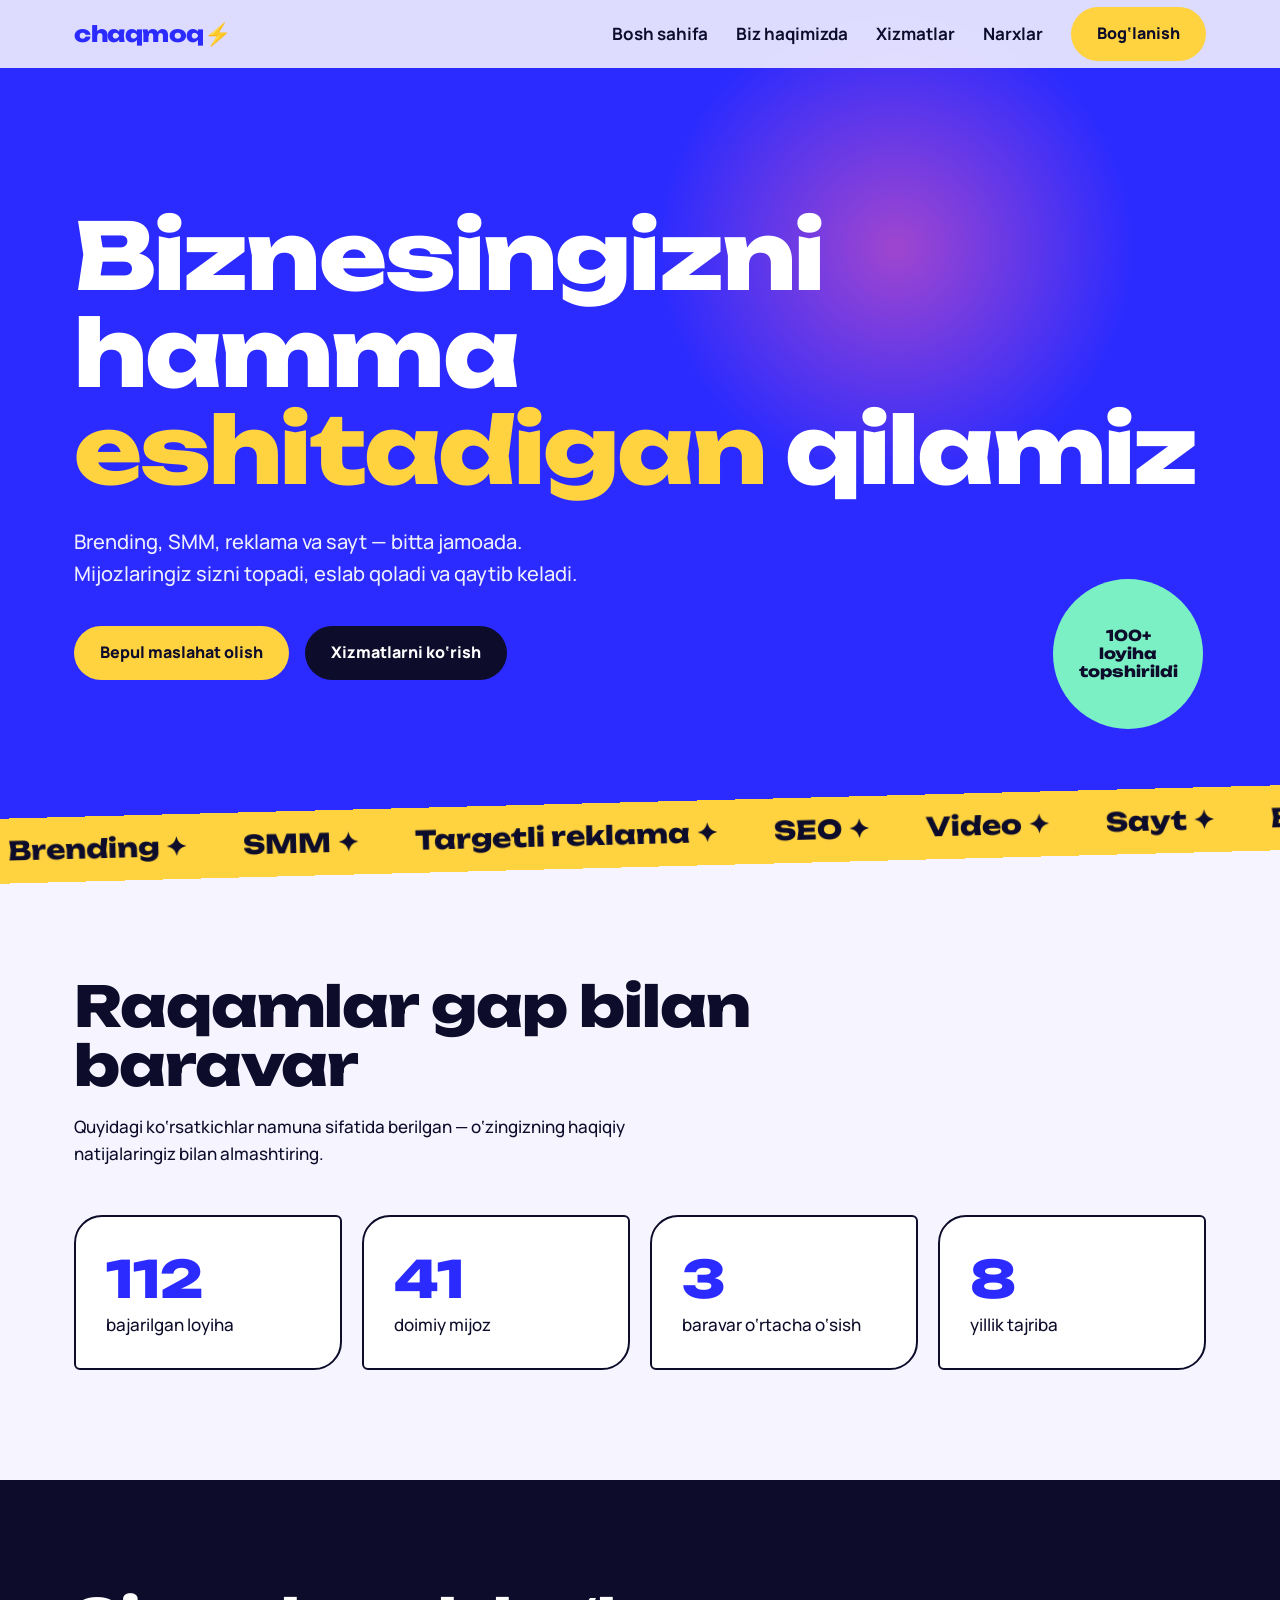
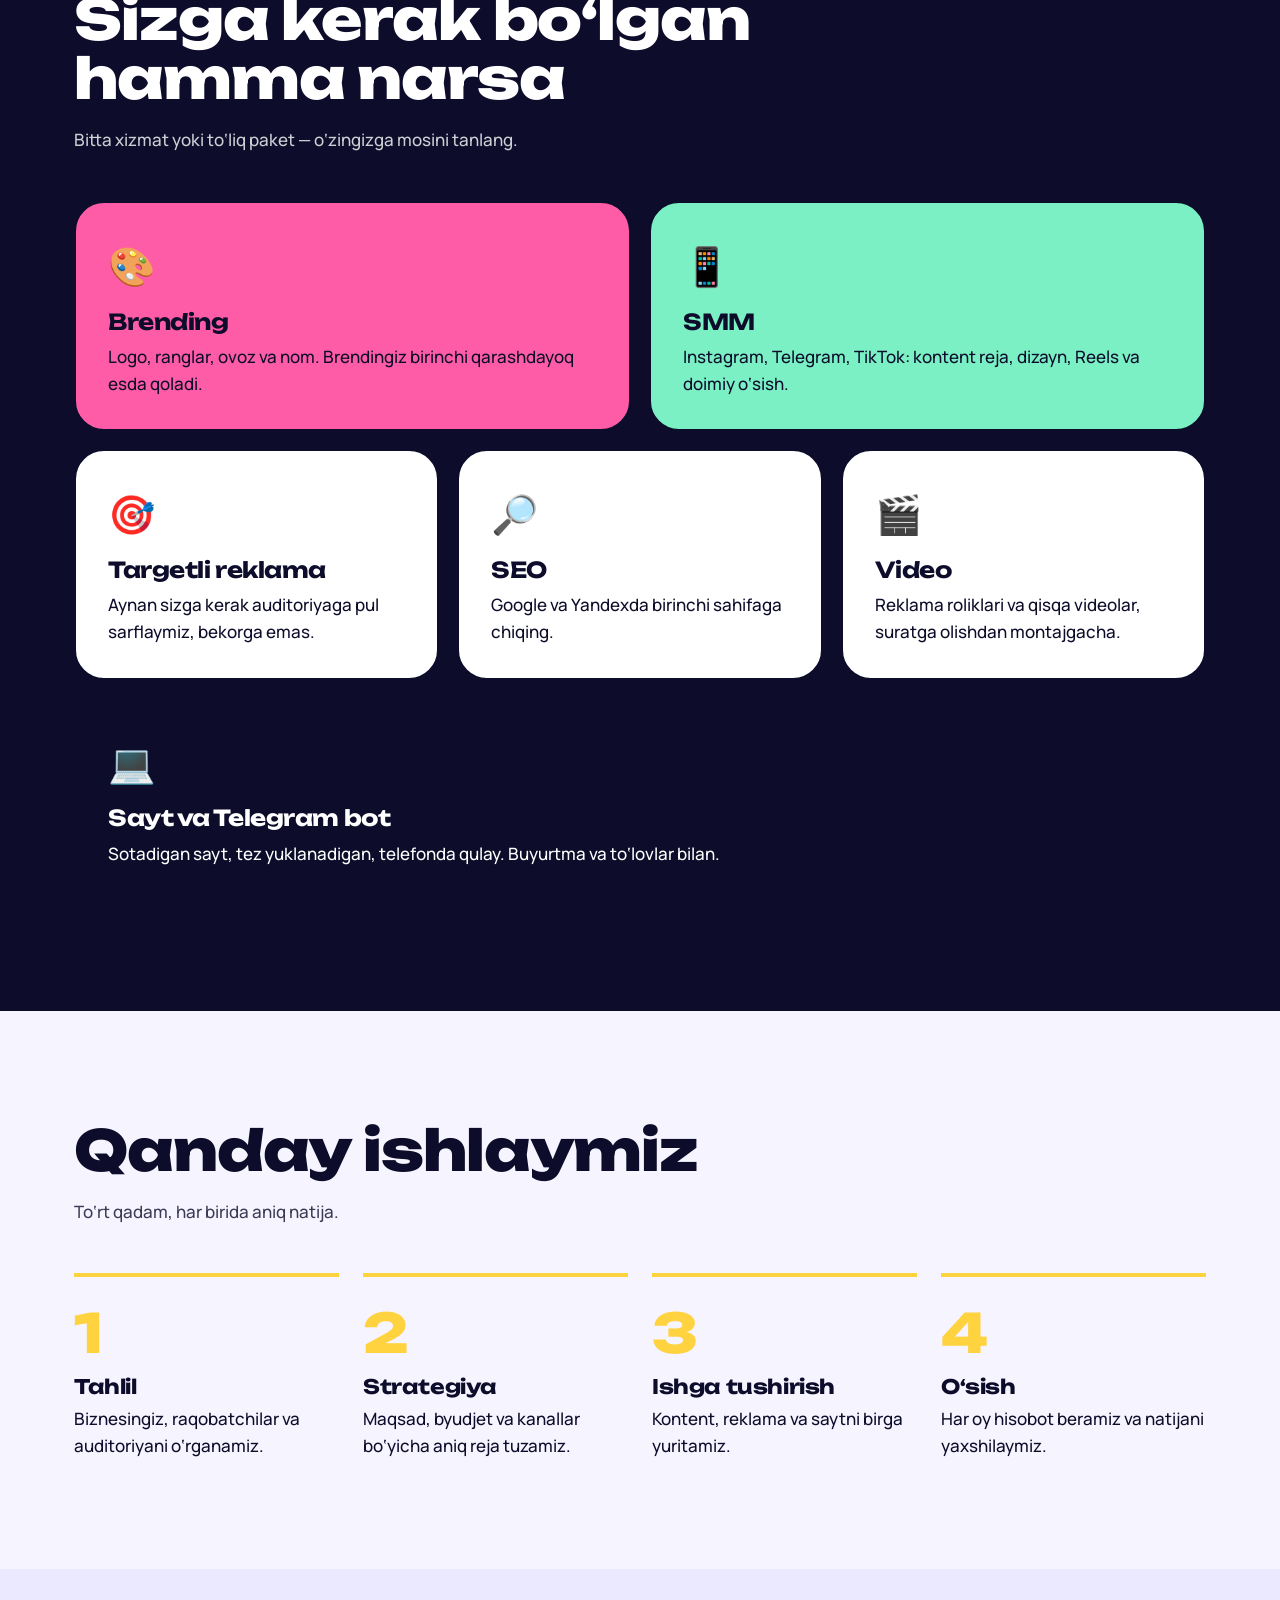
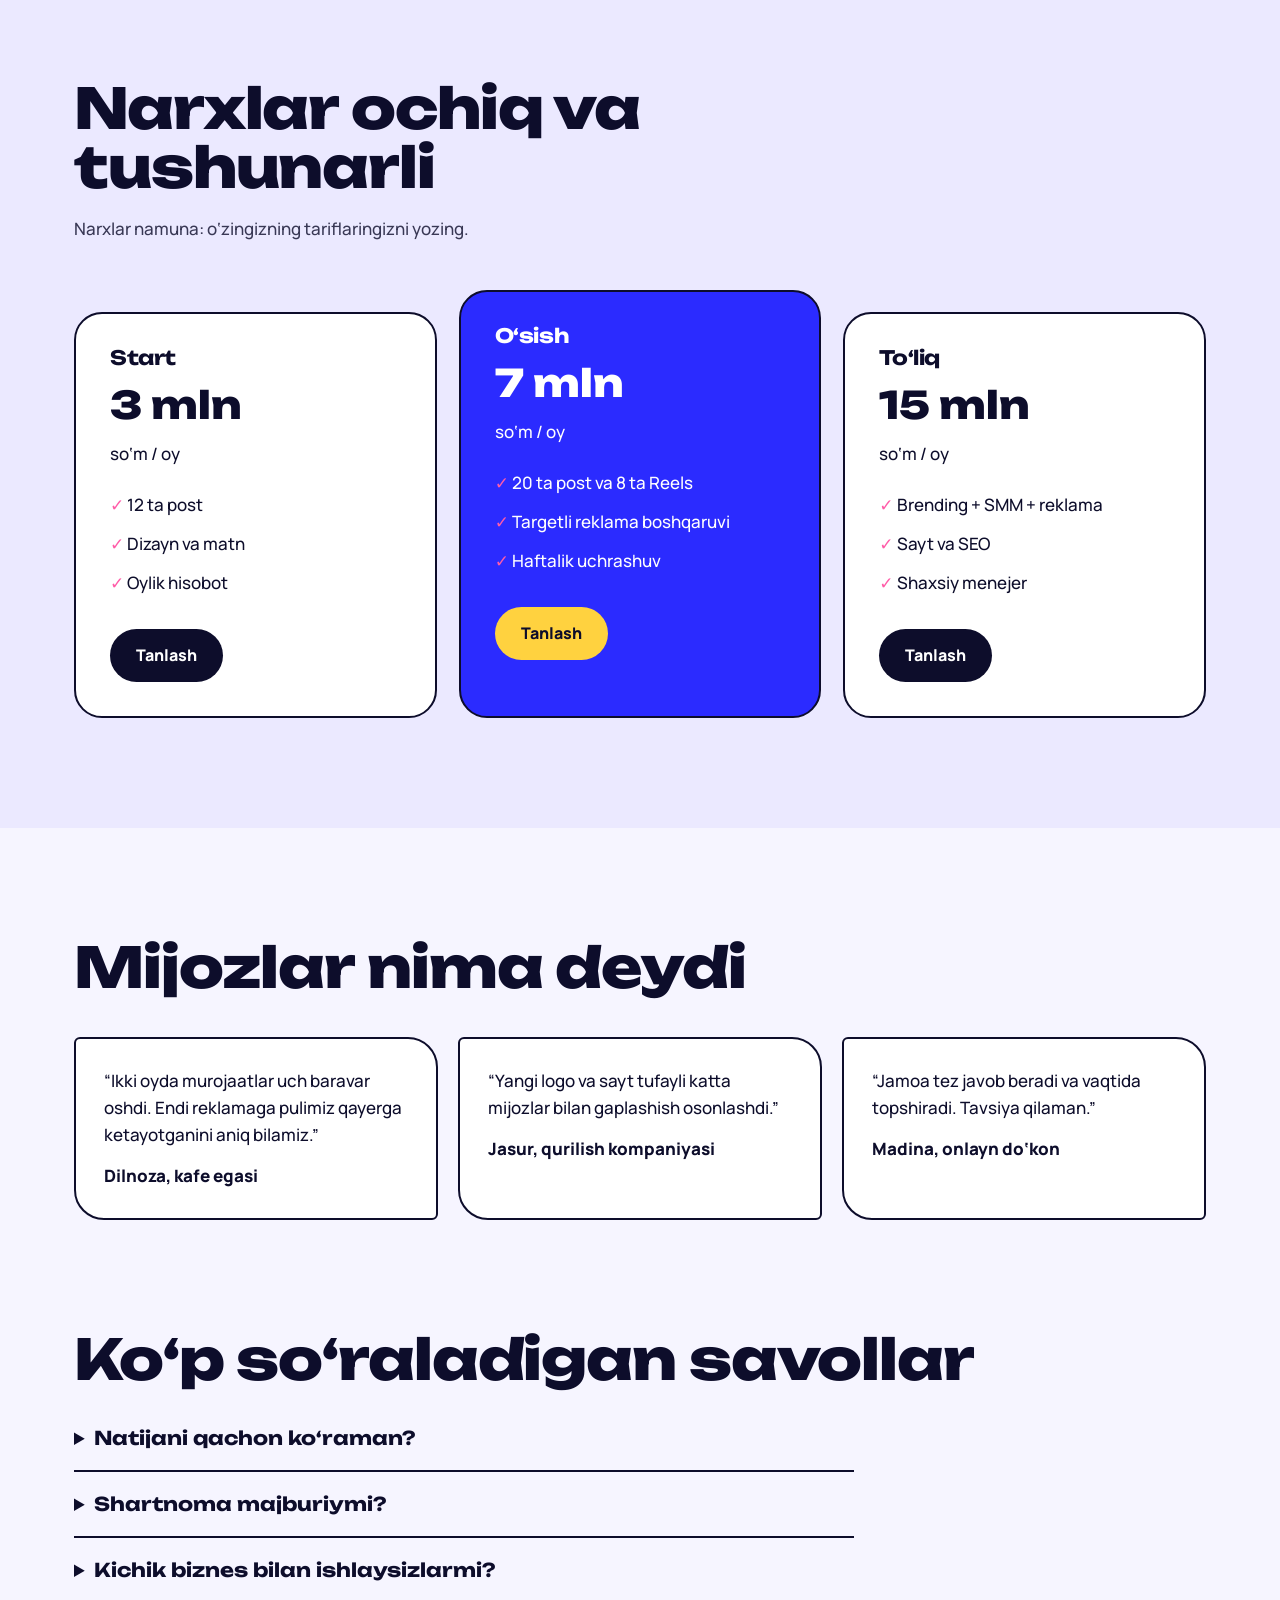
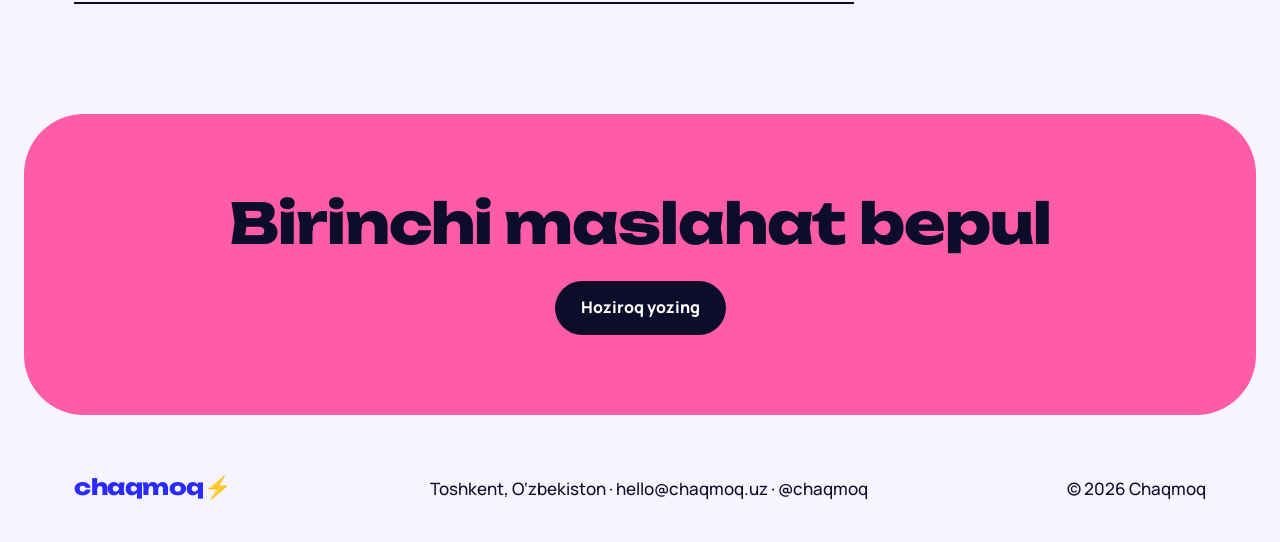
<file: index.html>
<!doctype html>
<html lang="uz">

<head>
    <meta charset="utf-8">
    <meta name="viewport" content="width=device-width,initial-scale=1">
    <title>Chaqmoq — biznesingizni hamma eshitadigan qiling</title>
    <meta name="description" content="Chaqmoq — O‘zbekistondagi marketing agentligi: brending, SMM, reklama va sayt.">
    <link rel="preconnect" href="https://fonts.googleapis.com">
    <link rel="preconnect" href="https://fonts.gstatic.com" crossorigin>
    <link
        href="https://fonts.googleapis.com/css2?family=Manrope:wght@500;700;800&family=Unbounded:wght@700;800&display=swap"
        rel="stylesheet">
    <link rel="stylesheet" href="style.css">
</head>

<body>
    <header>
        <div class="wrap"><a class="logo" href="/">chaqmoq⚡</a><button id="menu" aria-label="Menyu">☰</button>
            <nav><a href="/">Bosh sahifa</a><a href="/about">Biz haqimizda</a><a href="/#xizmat">Xizmatlar</a><a
                    href="/#narx">Narxlar</a><a class="btn" href="/contact">Bog‘lanish</a></nav>
        </div>
    </header>
    <main>
        <div class="hero">
            <div class="wrap">
                <h1>Biznesingizni hamma <span class="y">eshitadigan</span> qilamiz</h1>
                <p>Brending, SMM, reklama va sayt — bitta jamoada. Mijozlaringiz sizni topadi, eslab qoladi va qaytib
                    keladi.</p>
                <div class="row"><a class="btn" href="/contact">Bepul maslahat olish</a><a class="btn dark"
                        href="#xizmat">Xizmatlarni ko‘rish</a></div>
                <div class="sticker">100+<br>loyiha<br>topshirildi</div>
            </div>
        </div>
        <div class="band">
            <div><span>Brending ✦</span><span>SMM ✦</span><span>Targetli reklama ✦</span><span>SEO ✦</span><span>Video
                    ✦</span><span>Sayt ✦</span><span>Brending ✦</span><span>SMM ✦</span><span>Targetli reklama
                    ✦</span><span>SEO ✦</span><span>Video ✦</span><span>Sayt ✦</span></div>
        </div>
        <section>
            <div class="wrap">
                <h2 class="rv">Raqamlar gap bilan baravar</h2>
                <p class="lead rv">Quyidagi ko‘rsatkichlar namuna sifatida berilgan — o‘zingizning haqiqiy
                    natijalaringiz bilan almashtiring.</p>
                <div class="stats">
                    <div class="stat"><b data-n="120">0</b>bajarilgan loyiha</div>
                    <div class="stat"><b data-n="45">0</b>doimiy mijoz</div>
                    <div class="stat"><b data-n="3">0</b>baravar o‘rtacha o‘sish</div>
                    <div class="stat"><b data-n="9">0</b>yillik tajriba</div>
                </div>
            </div>
        </section>
        <section id="xizmat" class="dark-s">
            <div class="wrap">
                <h2>Sizga kerak bo‘lgan hamma narsa</h2>
                <p class="lead">Bitta xizmat yoki to‘liq paket — o‘zingizga mosini tanlang.</p>
                <div class="bento">
                    <div class="card c1" style="color:var(--ink)">
                        <div class="ic">🎨</div>
                        <h3>Brending</h3>
                        <p>Logo, ranglar, ovoz va nom. Brendingiz birinchi qarashdayoq esda qoladi.</p>
                    </div>
                    <div class="card c2" style="color:var(--ink)">
                        <div class="ic">📱</div>
                        <h3>SMM</h3>
                        <p>Instagram, Telegram, TikTok: kontent reja, dizayn, Reels va doimiy o‘sish.</p>
                    </div>
                    <div class="card c3" style="color:var(--ink)">
                        <div class="ic">🎯</div>
                        <h3>Targetli reklama</h3>
                        <p>Aynan sizga kerak auditoriyaga pul sarflaymiz, bekorga emas.</p>
                    </div>
                    <div class="card c4" style="color:var(--ink)">
                        <div class="ic">🔎</div>
                        <h3>SEO</h3>
                        <p>Google va Yandexda birinchi sahifaga chiqing.</p>
                    </div>
                    <div class="card c5" style="color:var(--ink)">
                        <div class="ic">🎬</div>
                        <h3>Video</h3>
                        <p>Reklama roliklari va qisqa videolar, suratga olishdan montajgacha.</p>
                    </div>
                    <div class="card c6">
                        <div class="ic">💻</div>
                        <h3>Sayt va Telegram bot</h3>
                        <p>Sotadigan sayt, tez yuklanadigan, telefonda qulay. Buyurtma va to‘lovlar bilan.</p>
                    </div>
                </div>
            </div>
        </section>
        <section>
            <div class="wrap">
                <h2>Qanday ishlaymiz</h2>
                <p class="lead">To‘rt qadam, har birida aniq natija.</p>
                <div class="steps">
                    <div class="step rv">
                        <h3>Tahlil</h3>
                        <p>Biznesingiz, raqobatchilar va auditoriyani o‘rganamiz.</p>
                    </div>
                    <div class="step rv">
                        <h3>Strategiya</h3>
                        <p>Maqsad, byudjet va kanallar bo‘yicha aniq reja tuzamiz.</p>
                    </div>
                    <div class="step rv">
                        <h3>Ishga tushirish</h3>
                        <p>Kontent, reklama va saytni birga yuritamiz.</p>
                    </div>
                    <div class="step rv">
                        <h3>O‘sish</h3>
                        <p>Har oy hisobot beramiz va natijani yaxshilaymiz.</p>
                    </div>
                </div>
            </div>
        </section>
        <section id="narx" style="background:#ebe9ff">
            <div class="wrap">
                <h2>Narxlar ochiq va tushunarli</h2>
                <p class="lead">Narxlar namuna: o‘zingizning tariflaringizni yozing.</p>
                <div class="plans">
                    <div class="plan">
                        <h3>Start</h3>
                        <div class="pr">3 mln</div>
                        <p>so‘m / oy</p>
                        <ul>
                            <li>12 ta post</li>
                            <li>Dizayn va matn</li>
                            <li>Oylik hisobot</li>
                        </ul><a class="btn dark" href="/contact">Tanlash</a>
                    </div>
                    <div class="plan pop">
                        <h3>O‘sish</h3>
                        <div class="pr">7 mln</div>
                        <p>so‘m / oy</p>
                        <ul>
                            <li>20 ta post va 8 ta Reels</li>
                            <li>Targetli reklama boshqaruvi</li>
                            <li>Haftalik uchrashuv</li>
                        </ul><a class="btn" href="/contact">Tanlash</a>
                    </div>
                    <div class="plan">
                        <h3>To‘liq</h3>
                        <div class="pr">15 mln</div>
                        <p>so‘m / oy</p>
                        <ul>
                            <li>Brending + SMM + reklama</li>
                            <li>Sayt va SEO</li>
                            <li>Shaxsiy menejer</li>
                        </ul><a class="btn dark" href="/contact">Tanlash</a>
                    </div>
                </div>
            </div>
        </section>
        <section>
            <div class="wrap">
                <h2>Mijozlar nima deydi</h2>
                <div class="quotes" style="margin-top:40px">
                    <blockquote class="rv">“Ikki oyda murojaatlar uch baravar oshdi. Endi reklamaga pulimiz qayerga
                        ketayotganini aniq bilamiz.”<cite>Dilnoza, kafe egasi</cite></blockquote>
                    <blockquote class="rv">“Yangi logo va sayt tufayli katta mijozlar bilan gaplashish
                        osonlashdi.”<cite>Jasur, qurilish kompaniyasi</cite></blockquote>
                    <blockquote class="rv">“Jamoa tez javob beradi va vaqtida topshiradi. Tavsiya qilaman.”<cite>Madina,
                            onlayn do‘kon</cite></blockquote>
                </div>
            </div>
        </section>
        <section style="padding-top:0">
            <div class="wrap">
                <h2>Ko‘p so‘raladigan savollar</h2>
                <details>
                    <summary>Natijani qachon ko‘raman?</summary>
                    <p>Reklamadan birinchi murojaatlar 1–2 haftada, SMM va SEO natijasi odatda 2–3 oyda seziladi.</p>
                </details>
                <details>
                    <summary>Shartnoma majburiymi?</summary>
                    <p>Yo‘q, birinchi oy sinov tariqasida, istalgan paytda to‘xtatishingiz mumkin.</p>
                </details>
                <details>
                    <summary>Kichik biznes bilan ishlaysizlarmi?</summary>
                    <p>Ha, byudjetingizga mos paket tuzib beramiz.</p>
                </details>
            </div>
        </section>
        <div class="cta">
            <h2>Birinchi maslahat bepul</h2><a class="btn dark" href="/contact">Hoziroq yozing</a>
        </div>
    </main>
    <footer>
        <div class="wrap"><a class="logo" href="/">chaqmoq⚡</a><span>Toshkent, O‘zbekiston · hello@chaqmoq.uz ·
                @chaqmoq</span><span>© 2026 Chaqmoq</span></div>
    </footer>
    <script src="main.js"></script>
</body>

</html>
</file>
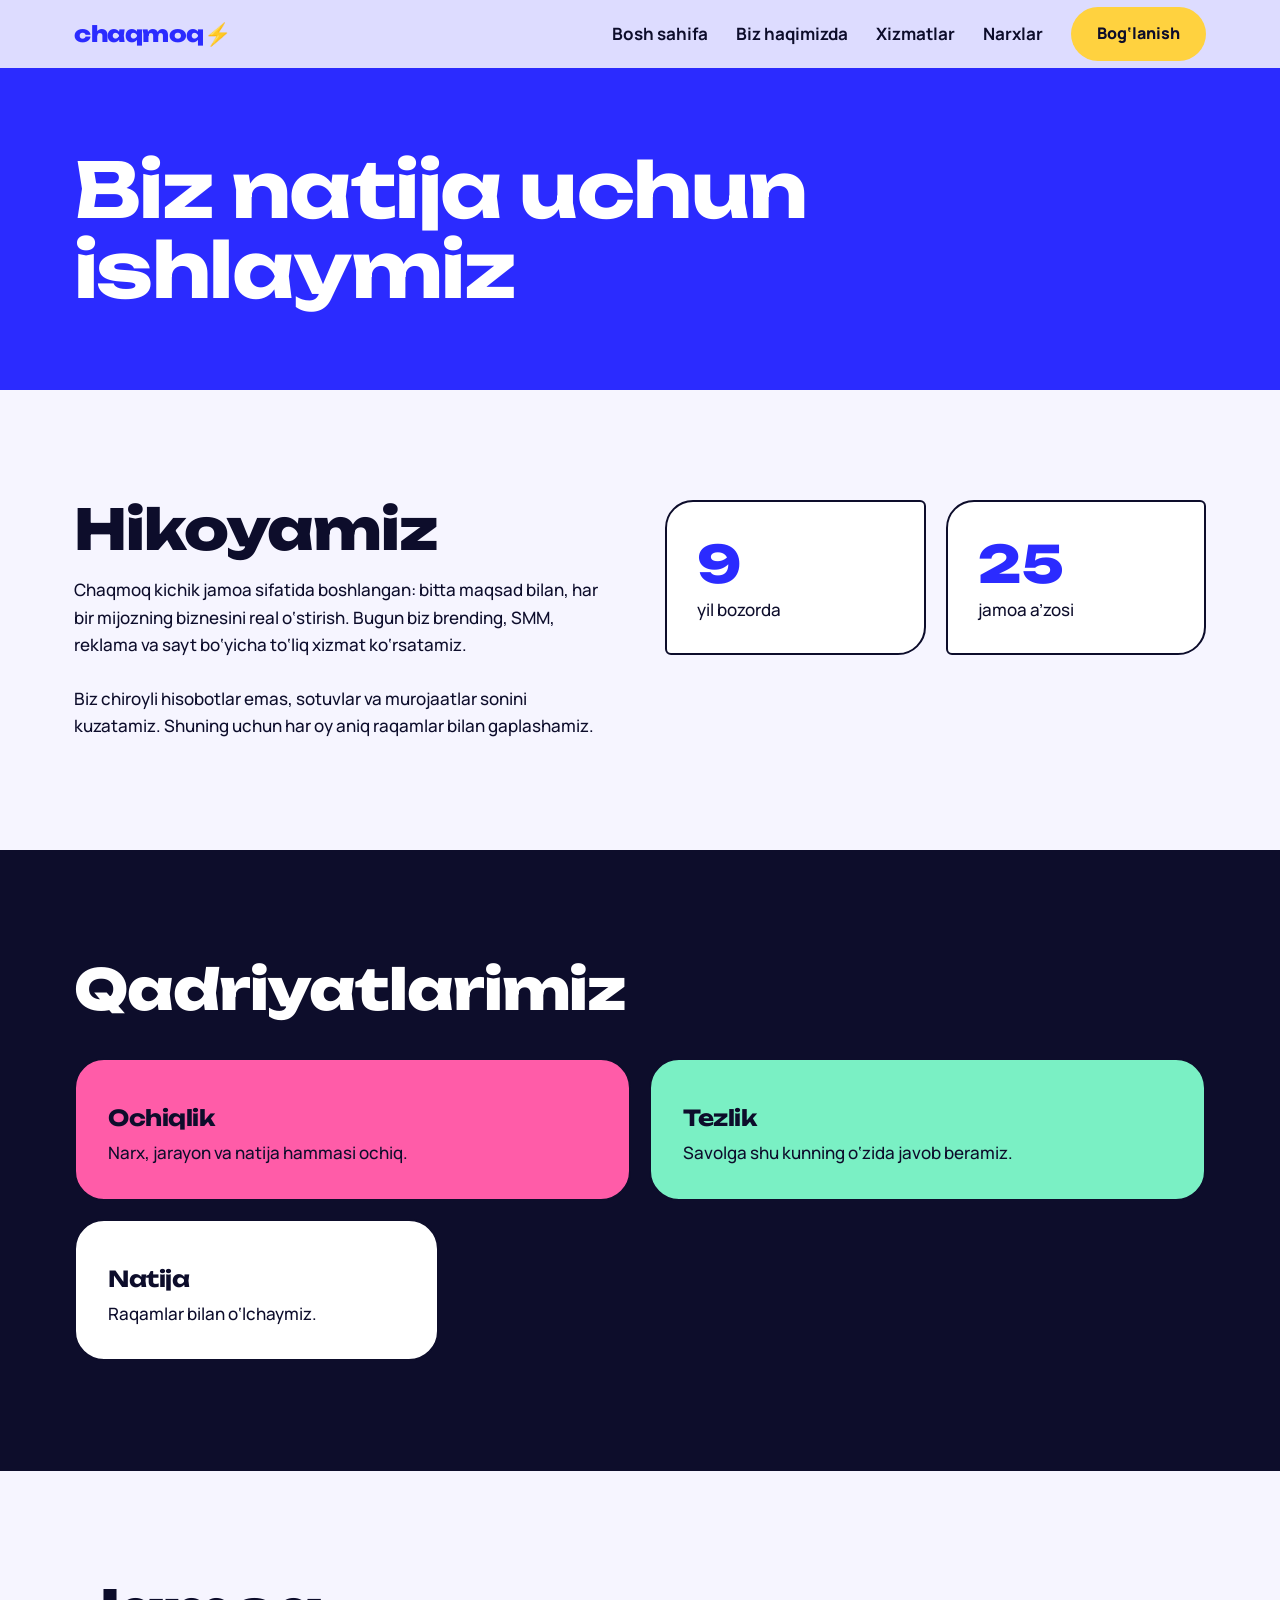
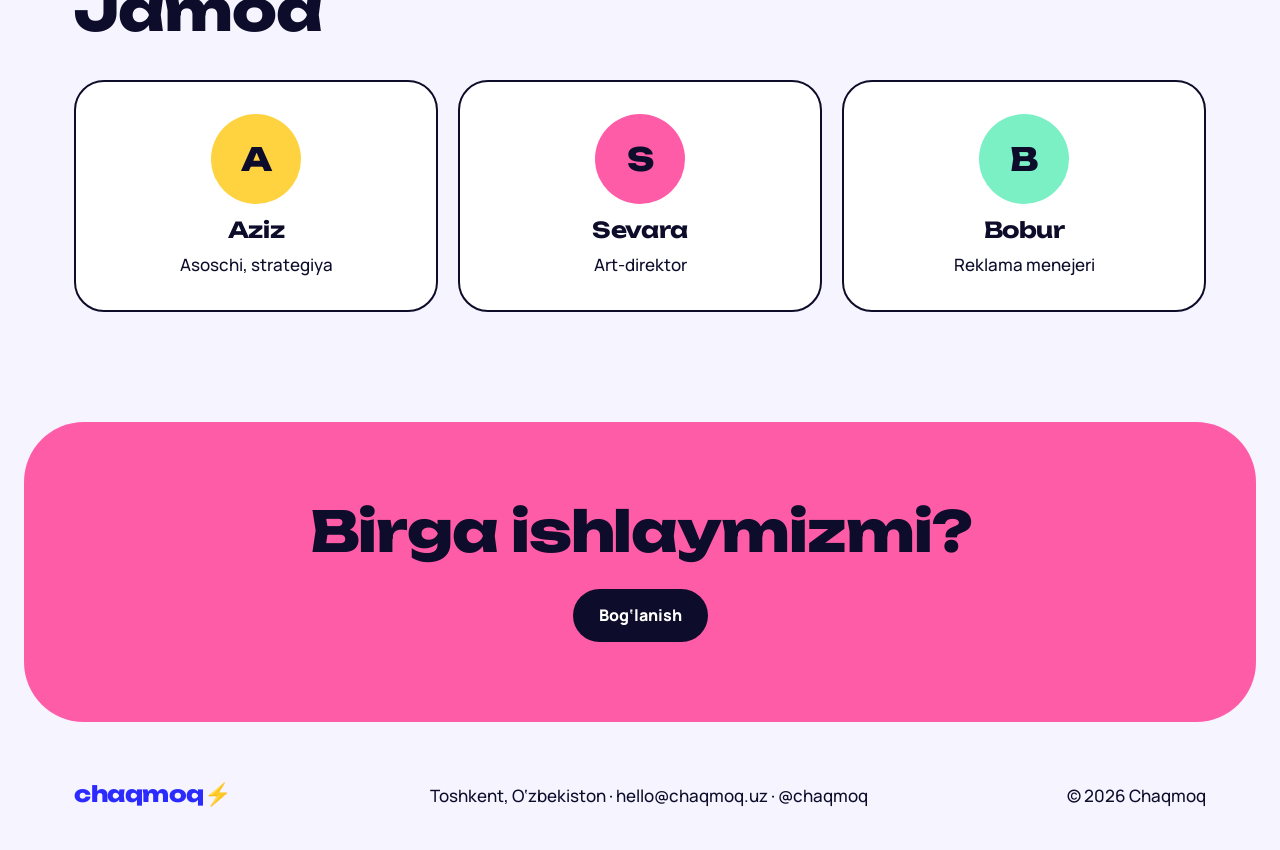
<file: about.html>
<!doctype html>
<html lang="uz">

<head>
    <meta charset="utf-8">
    <meta name="viewport" content="width=device-width,initial-scale=1">
    <title>Biz haqimizda — Chaqmoq</title>
    <meta name="description" content="Chaqmoq — O‘zbekistondagi marketing agentligi: brending, SMM, reklama va sayt.">
    <link rel="preconnect" href="https://fonts.googleapis.com">
    <link rel="preconnect" href="https://fonts.gstatic.com" crossorigin>
    <link
        href="https://fonts.googleapis.com/css2?family=Manrope:wght@500;700;800&family=Unbounded:wght@700;800&display=swap"
        rel="stylesheet">
    <link rel="stylesheet" href="style.css">
</head>

<body>
    <header>
        <div class="wrap"><a class="logo" href="/">chaqmoq⚡</a><button id="menu" aria-label="Menyu">☰</button>
            <nav><a href="/">Bosh sahifa</a><a href="/about">Biz haqimizda</a><a href="/#xizmat">Xizmatlar</a><a
                    href="/#narx">Narxlar</a><a class="btn" href="/contact">Bog‘lanish</a></nav>
        </div>
    </header>
    <main>
        <div class="page-h">
            <div class="wrap">
                <h1>Biz natija uchun ishlaymiz</h1>
            </div>
        </div>
        <section>
            <div class="wrap two">
                <div>
                    <h2>Hikoyamiz</h2>
                    <p>Chaqmoq kichik jamoa sifatida boshlangan: bitta maqsad bilan, har bir mijozning biznesini real
                        o‘stirish. Bugun biz brending, SMM, reklama va sayt bo‘yicha to‘liq xizmat ko‘rsatamiz.</p><br>
                    <p>Biz chiroyli hisobotlar emas, sotuvlar va murojaatlar sonini kuzatamiz. Shuning uchun har oy aniq
                        raqamlar bilan gaplashamiz.</p>
                </div>
                <div class="stats" style="grid-template-columns:1fr 1fr">
                    <div class="stat"><b data-n="9">0</b>yil bozorda</div>
                    <div class="stat"><b data-n="25">0</b>jamoa a’zosi</div>
                </div>
            </div>
        </section>
        <section class="dark-s">
            <div class="wrap">
                <h2>Qadriyatlarimiz</h2>
                <div class="bento" style="margin-top:40px">
                    <div class="card c1" style="color:var(--ink)">
                        <h3>Ochiqlik</h3>
                        <p>Narx, jarayon va natija hammasi ochiq.</p>
                    </div>
                    <div class="card c2" style="color:var(--ink)">
                        <h3>Tezlik</h3>
                        <p>Savolga shu kunning o‘zida javob beramiz.</p>
                    </div>
                    <div class="card c3" style="color:var(--ink)">
                        <h3>Natija</h3>
                        <p>Raqamlar bilan o‘lchaymiz.</p>
                    </div>
                </div>
            </div>
        </section>
        <section>
            <div class="wrap">
                <h2>Jamoa</h2>
                <div class="team" style="margin-top:40px">
                    <div class="card">
                        <div class="av">A</div>
                        <h3>Aziz</h3>
                        <p>Asoschi, strategiya</p>
                    </div>
                    <div class="card">
                        <div class="av" style="background:var(--pink)">S</div>
                        <h3>Sevara</h3>
                        <p>Art-direktor</p>
                    </div>
                    <div class="card">
                        <div class="av" style="background:var(--mint)">B</div>
                        <h3>Bobur</h3>
                        <p>Reklama menejeri</p>
                    </div>
                </div>
            </div>
        </section>
        <div class="cta">
            <h2>Birga ishlaymizmi?</h2><a class="btn dark" href="/contact">Bog‘lanish</a>
        </div>
    </main>
    <footer>
        <div class="wrap"><a class="logo" href="/">chaqmoq⚡</a><span>Toshkent, O‘zbekiston · hello@chaqmoq.uz ·
                @chaqmoq</span><span>© 2026 Chaqmoq</span></div>
    </footer>
    <script src="main.js"></script>
</body>

</html>
</file>
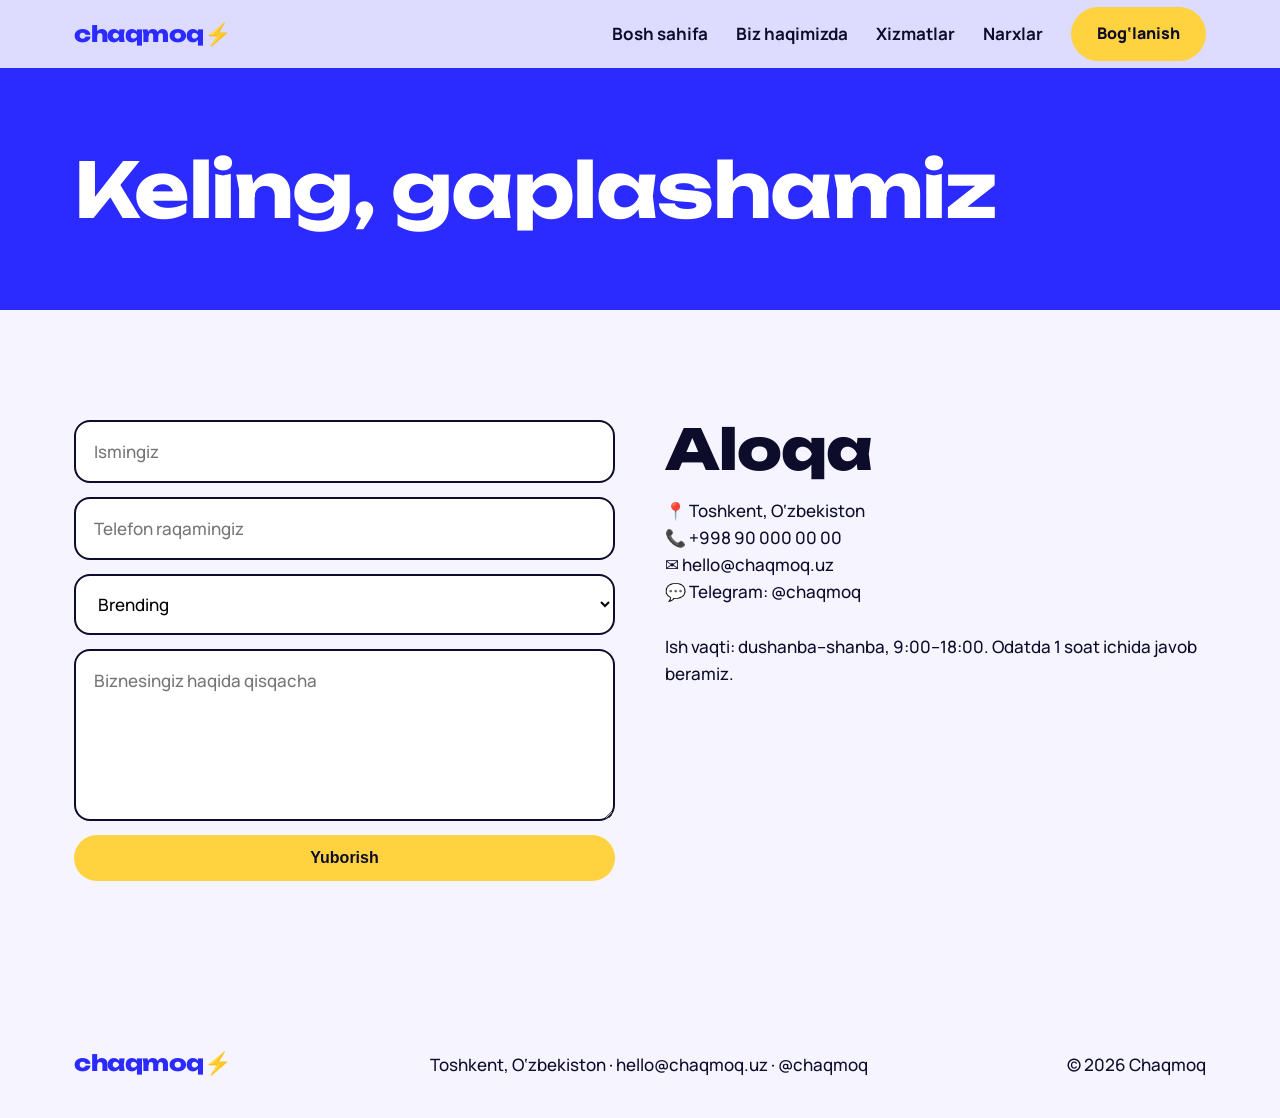
<file: contact.html>
<!doctype html>
<html lang="uz">

<head>
    <meta charset="utf-8">
    <meta name="viewport" content="width=device-width,initial-scale=1">
    <title>Bog‘lanish — Chaqmoq</title>
    <meta name="description" content="Chaqmoq — O‘zbekistondagi marketing agentligi: brending, SMM, reklama va sayt.">
    <link rel="preconnect" href="https://fonts.googleapis.com">
    <link rel="preconnect" href="https://fonts.gstatic.com" crossorigin>
    <link
        href="https://fonts.googleapis.com/css2?family=Manrope:wght@500;700;800&family=Unbounded:wght@700;800&display=swap"
        rel="stylesheet">
    <link rel="stylesheet" href="style.css">
</head>

<body>
    <header>
        <div class="wrap"><a class="logo" href="/">chaqmoq⚡</a><button id="menu" aria-label="Menyu">☰</button>
            <nav><a href="/">Bosh sahifa</a><a href="/about">Biz haqimizda</a><a href="/#xizmat">Xizmatlar</a><a
                    href="/#narx">Narxlar</a><a class="btn" href="/contact">Bog‘lanish</a></nav>
        </div>
    </header>
    <main>
        <div class="page-h">
            <div class="wrap">
                <h1>Keling, gaplashamiz</h1>
            </div>
        </div>
        <section>
            <div class="wrap two">
                <form><input placeholder="Ismingiz" required aria-label="Ism"><input type="tel"
                        placeholder="Telefon raqamingiz" required aria-label="Telefon"><select aria-label="Xizmat">
                        <option>Brending</option>
                        <option>SMM</option>
                        <option>Reklama</option>
                        <option>Sayt</option>
                        <option>Boshqa</option>
                    </select><textarea rows="5" placeholder="Biznesingiz haqida qisqacha"
                        aria-label="Xabar"></textarea><button class="btn" type="submit">Yuborish</button></form>
                <div>
                    <h2>Aloqa</h2>
                    <p>📍 Toshkent, O‘zbekiston<br>📞 +998 90 000 00 00<br>✉️ hello@chaqmoq.uz<br>💬 Telegram: @chaqmoq
                    </p><br>
                    <p>Ish vaqti: dushanba–shanba, 9:00–18:00. Odatda 1 soat ichida javob beramiz.</p>
                </div>
            </div>
        </section>
    </main>
    <footer>
        <div class="wrap"><a class="logo" href="/">chaqmoq⚡</a><span>Toshkent, O‘zbekiston · hello@chaqmoq.uz ·
                @chaqmoq</span><span>© 2026 Chaqmoq</span></div>
    </footer>
    <script src="main.js"></script>
</body>

</html>
</file>
<file: style.css>
:root{--blue:#2b2bff;--ink:#0d0d2b;--paper:#f6f5ff;--sun:#ffd23f;--pink:#ff5ca8;--mint:#7af0c4}
*{box-sizing:border-box;margin:0;padding:0}
html{scroll-behavior:smooth}
body{font:500 17px/1.6 Manrope,system-ui,sans-serif;background:var(--paper);color:var(--ink);overflow-x:hidden}
h1,h2,h3,.logo{font-family:Unbounded,Manrope,sans-serif;line-height:1.05;letter-spacing:-.02em}
a{color:inherit}
:focus-visible{outline:3px solid var(--pink);outline-offset:3px}
.wrap{max-width:1180px;margin:auto;padding:0 24px}
header{position:fixed;inset:0 0 auto;z-index:50;background:rgba(246,245,255,.88);backdrop-filter:blur(12px)}
header .wrap{display:flex;align-items:center;justify-content:space-between;height:68px}
.logo{font-weight:800;font-size:22px;text-decoration:none;color:var(--blue)}
nav{display:flex;gap:28px;align-items:center}
nav a{text-decoration:none;font-weight:700}
nav a:hover{color:var(--blue)}
.btn{display:inline-block;background:var(--sun);color:var(--ink);padding:14px 26px;border-radius:999px;font-weight:800;text-decoration:none;transition:transform .2s,box-shadow .2s;border:0;cursor:pointer;font-size:16px}
.btn:hover{transform:translateY(-3px) rotate(-1.5deg);box-shadow:0 10px 0 var(--ink)}
.btn.dark{background:var(--ink);color:#fff}
#menu{display:none;background:none;border:0;font-size:28px;cursor:pointer}
.hero{background:var(--blue);color:#fff;padding:150px 0 90px;position:relative;overflow:hidden;min-height:92vh;display:flex;align-items:center}
.hero:before{content:"";position:absolute;width:520px;height:520px;border-radius:50%;background:radial-gradient(circle,var(--pink),transparent 65%);left:var(--mx,70%);top:var(--my,30%);transform:translate(-50%,-50%);opacity:.55;pointer-events:none;transition:left .5s,top .5s}
.hero h1{font-size:clamp(38px,7.2vw,96px);font-weight:800;max-width:14ch}
.hero h1 span{display:inline-block;opacity:0;transform:translateY(60px) rotate(4deg);animation:up .8s cubic-bezier(.2,.9,.2,1) forwards}
.hero h1 .y{color:var(--sun)}
@keyframes up{to{opacity:1;transform:none}}
.hero p{max-width:520px;margin:28px 0 36px;font-size:20px;opacity:.92}
.hero .row{display:flex;gap:16px;flex-wrap:wrap;position:relative}
.sticker{position:absolute;right:6%;bottom:12%;width:150px;height:150px;border-radius:50%;background:var(--mint);color:var(--ink);display:grid;place-items:center;text-align:center;font:800 15px/1.2 Unbounded;animation:spin 14s linear infinite}
@keyframes spin{to{transform:rotate(360deg)}}
.band{background:var(--sun);color:var(--ink);overflow:hidden;white-space:nowrap;transform:rotate(-1.5deg);margin:-26px -20px 0;position:relative;z-index:2;padding:16px 0}
.band div{display:inline-block;animation:mq 28s linear infinite;font:800 26px Unbounded}
.band span{margin:0 28px}
@keyframes mq{to{transform:translateX(-50%)}}
section{padding:110px 0}
h2{font-size:clamp(30px,4.6vw,56px);font-weight:800;max-width:18ch;margin-bottom:18px}
.lead{max-width:560px;opacity:.8;margin-bottom:48px}
.stats{display:grid;grid-template-columns:repeat(4,1fr);gap:20px}
.stat{padding:30px;border-radius:28px 6px 28px 6px;background:#fff;border:2px solid var(--ink)}
.stat b{display:block;font:800 clamp(34px,4vw,54px) Unbounded;color:var(--blue)}
.bento{display:grid;grid-template-columns:repeat(6,1fr);gap:18px}
.card{padding:32px;border-radius:30px;background:#fff;border:2px solid var(--ink);transition:transform .25s}
.card:hover{transform:translateY(-6px) rotate(-.6deg)}
.card h3{font-size:22px;margin:14px 0 10px}
.card .ic{font-size:38px}
.c1{grid-column:span 3;background:var(--pink)}
.c2{grid-column:span 3;background:var(--mint)}
.c3,.c4,.c5{grid-column:span 2}
.c6{grid-column:span 6;background:var(--ink);color:#fff;border-radius:6px 60px 6px 60px}
.dark-s{background:var(--ink);color:#fff}
.steps{display:grid;grid-template-columns:repeat(4,1fr);gap:24px;counter-reset:s}
.step{border-top:4px solid var(--sun);padding-top:22px}
.step:before{counter-increment:s;content:counter(s);font:800 54px Unbounded;color:var(--sun)}
.step h3{margin:10px 0 8px;font-size:20px}
.plans{display:grid;grid-template-columns:repeat(3,1fr);gap:22px;align-items:end}
.plan{background:#fff;border:2px solid var(--ink);border-radius:28px;padding:34px}
.plan.pop{background:var(--blue);color:#fff;padding-bottom:56px}
.plan .pr{font:800 38px Unbounded;margin:12px 0}
.plan ul{list-style:none;margin:18px 0 26px}
.plan li{padding:6px 0}
.plan li:before{content:"✓ ";font-weight:800;color:var(--pink)}
.quotes{display:grid;grid-template-columns:repeat(3,1fr);gap:20px}
.quotes blockquote{background:#fff;border-radius:6px 30px 6px 30px;padding:28px;border:2px solid var(--ink)}
.quotes cite{display:block;margin-top:14px;font-weight:800;font-style:normal}
details{border-bottom:2px solid var(--ink);padding:20px 0;max-width:780px}
summary{font:700 19px Unbounded;cursor:pointer}
details p{margin-top:12px;opacity:.85}
.cta{background:var(--pink);text-align:center;border-radius:60px;padding:80px 24px;margin:0 24px}
.cta h2{margin:0 auto 28px;max-width:16ch}
footer{padding:60px 0 40px}
footer .wrap{display:flex;justify-content:space-between;flex-wrap:wrap;gap:20px}
.page-h{background:var(--blue);color:#fff;padding:150px 0 80px}
.page-h h1{font-size:clamp(36px,6vw,76px);max-width:16ch}
.two{display:grid;grid-template-columns:1fr 1fr;gap:50px;align-items:start}
form{display:grid;gap:14px}
input,textarea,select{font:inherit;padding:16px 18px;border-radius:16px;border:2px solid var(--ink);background:#fff;width:100%}
.team{display:grid;grid-template-columns:repeat(3,1fr);gap:20px}
.team .card{text-align:center}
.av{width:90px;height:90px;border-radius:50%;margin:0 auto 12px;display:grid;place-items:center;font:800 32px Unbounded;background:var(--sun)}
.rv{opacity:0;transform:translateY(30px);transition:.7s}
.rv.in{opacity:1;transform:none}
@media(max-width:860px){#menu{display:block}nav{display:none;position:absolute;top:68px;left:0;right:0;background:var(--paper);flex-direction:column;padding:24px}nav.open{display:flex}
.stats,.steps{grid-template-columns:1fr 1fr}.plans,.quotes,.team,.two{grid-template-columns:1fr}.c1,.c2,.c3,.c4,.c5,.c6{grid-column:span 6}.sticker{display:none}section{padding:80px 0}}
@media(prefers-reduced-motion:reduce){*{animation:none!important;transition:none!important}.hero h1 span,.rv{opacity:1;transform:none}}
</file>
